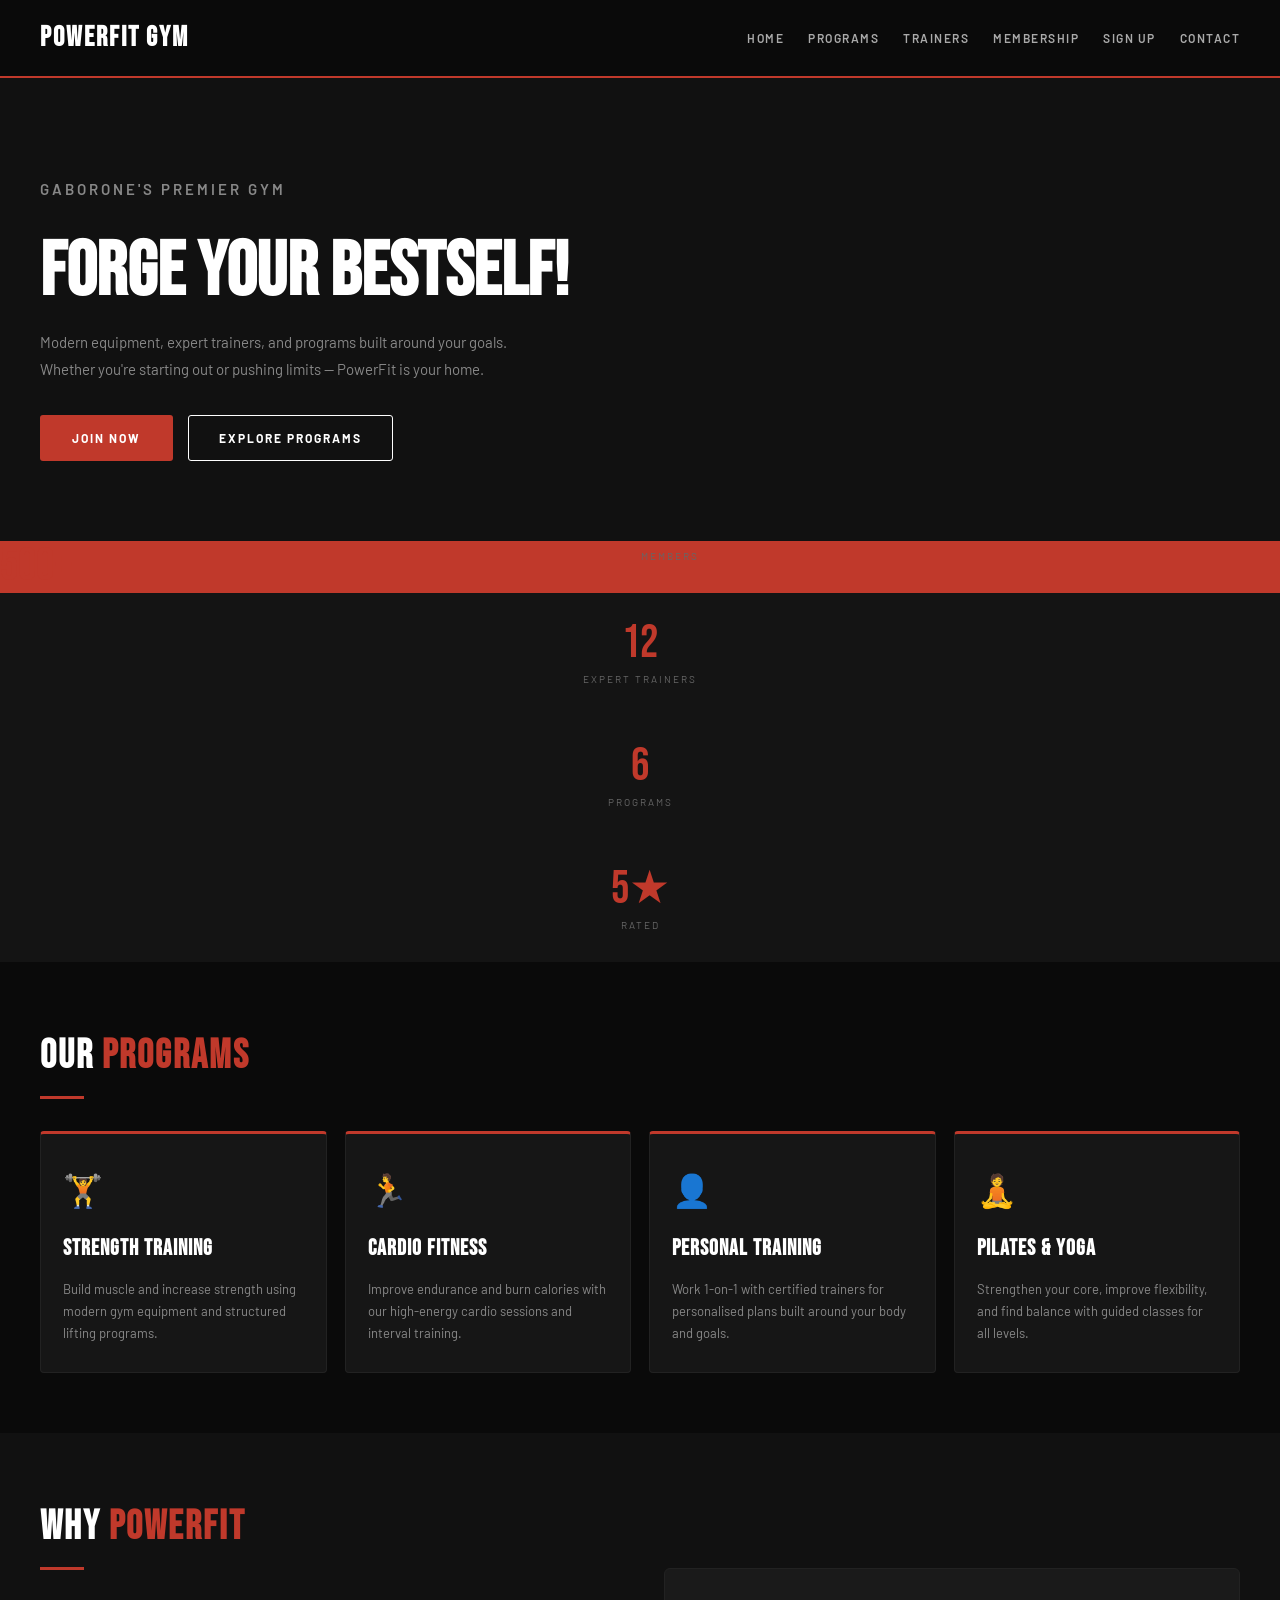
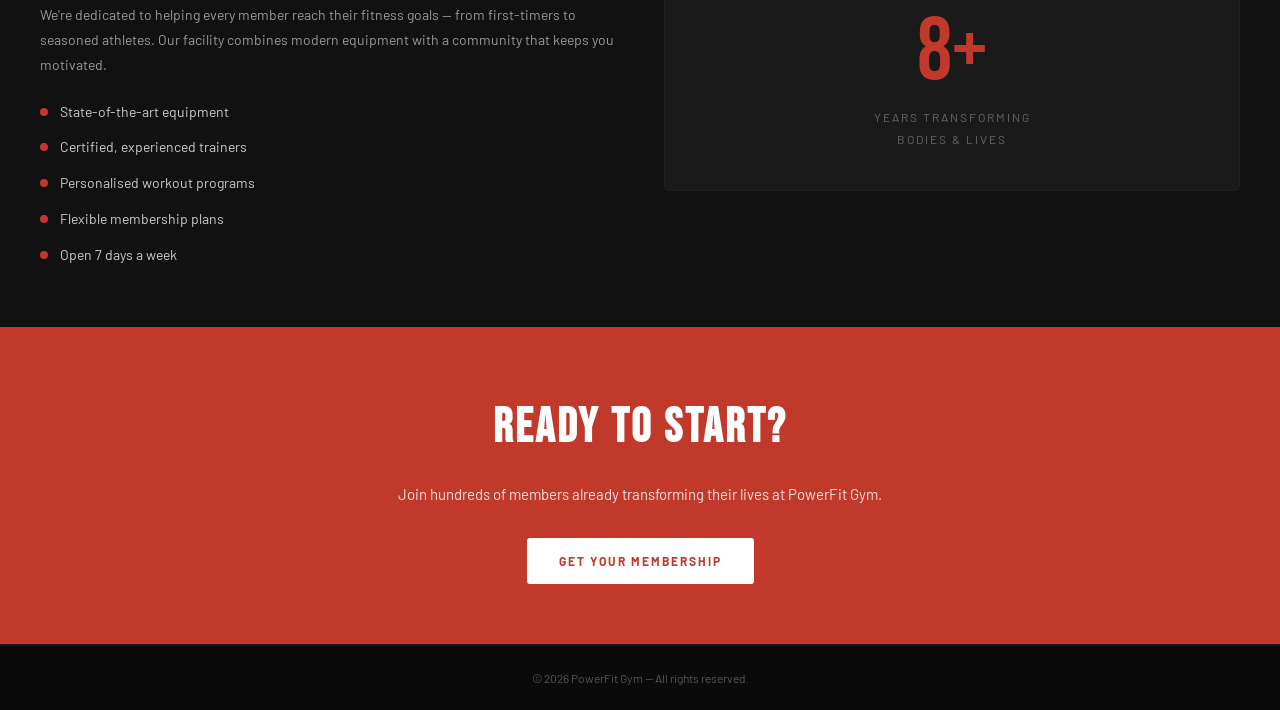
<file: index.html>
<!DOCTYPE html>
<html lang="en">
<head>
    <meta charset="UTF-8">
    <meta name="viewport" content="width=device-width, initial-scale=1.0">
    <title>PowerFit Gym</title>
    <link rel="stylesheet" href="style.css">
</head>
<body>
    <header>
        <nav class="navbar">
            <h1 class="logo">PowerFit Gym</h1>
            <ul class="nav-links">
                <li><a href="index.html">Home</a></li>
                <li><a href="programs.html">Programs</a></li>
                <li><a href="trainers.html">Trainers</a></li>
                <li><a href="membership.html">Membership</a></li>
                <li><a href="signup.html">Sign Up</a></li>
                <li><a href="contact.html">Contact</a></li>
                </ul>
        </nav>
    </header>
    <section class="hero">
        <p class="hero-tag">Gaborone's Premier Gym</p>
            <h1> FORGE YOUR BESTSELF!</h1>
            <p>Modern equipment, expert trainers, and programs built around your goals.
               Whether you're starting out or pushing limits — PowerFit is your home.</p>
            <a href="membership.html" class="btn-red">Join Now</a>
            <a href="programs.html" class="btn-ghost">Explore Programs</a>
        </section>

        <div class="stats-bar"
        <div class="stat">
            <div class="stat-number">500+</div>
            <div class="stat-label">Members</div>
         </div>
        <div class="stat">
        <div class="stat-number">12</div>
        <div class="stat-label">Expert Trainers</div>
    </div>
        <div class="stat">
        <div class="stat-number">6</div>
        <div class="stat-label">Programs</div>
    </div>
    <div class="stat">
      <div class="stat-number">5★</div>
      <div class="stat-label">Rated</div>
    </div>
  </div>
            
  <section class="section">
    <h2 class="section-title">OUR <span>PROGRAMS</span></h2>
    <div class="divider"></div>
 
    <div class="programs-grid">
 
      <div class="program-card">
        <div class="program-icon">🏋️</div>
        <h3>Strength Training</h3>
        <p>Build muscle and increase strength using modern gym equipment and structured lifting programs.</p>
      </div>
 
      <div class="program-card">
        <div class="program-icon">🏃</div>
        <h3>Cardio Fitness</h3>
        <p>Improve endurance and burn calories with our high-energy cardio sessions and interval training.</p>
      </div>
 
      <div class="program-card">
        <div class="program-icon">👤</div>
        <h3>Personal Training</h3>
        <p>Work 1-on-1 with certified trainers for personalised plans built around your body and goals.</p>
      </div>
 
      <div class="program-card">
        <div class="program-icon">🧘</div>
        <h3>Pilates & Yoga</h3>
        <p>Strengthen your core, improve flexibility, and find balance with guided classes for all levels.</p>
      </div>
    </div>
    </section>

    <section class="about-section">
    <div class="about-text">
      <h2>WHY <span>POWERFIT</span></h2>
      <div class="divider"></div>
      <p>
        We're dedicated to helping every member reach their fitness goals — from
        first-timers to seasoned athletes. Our facility combines modern equipment
        with a community that keeps you motivated.
      </p>
      <ul class="feature-list">
        <li>State-of-the-art equipment</li>
        <li>Certified, experienced trainers</li>
        <li>Personalised workout programs</li>
        <li>Flexible membership plans</li>
        <li>Open 7 days a week</li>
      </ul>
    </div>
    <div class="about-visual">
      <div class="big-number">8+</div>
      <p>Years transforming<br>bodies &amp; lives</p>
    </div>
  </section>
 <!-- ── CTA Banner ─────────────────────────── -->
  <section class="cta-banner">
    <h2>READY TO START?</h2>
    <p>Join hundreds of members already transforming their lives at PowerFit Gym.</p>
    <a href="membership.html" class="btn-white">Get Your Membership</a>
  </section>
 
  <!-- ── Footer ────────────────────────────── -->
  <footer>
    <p>© 2026 PowerFit Gym — All rights reserved.</p>
  </footer>
 
</body>
</html>
</file>
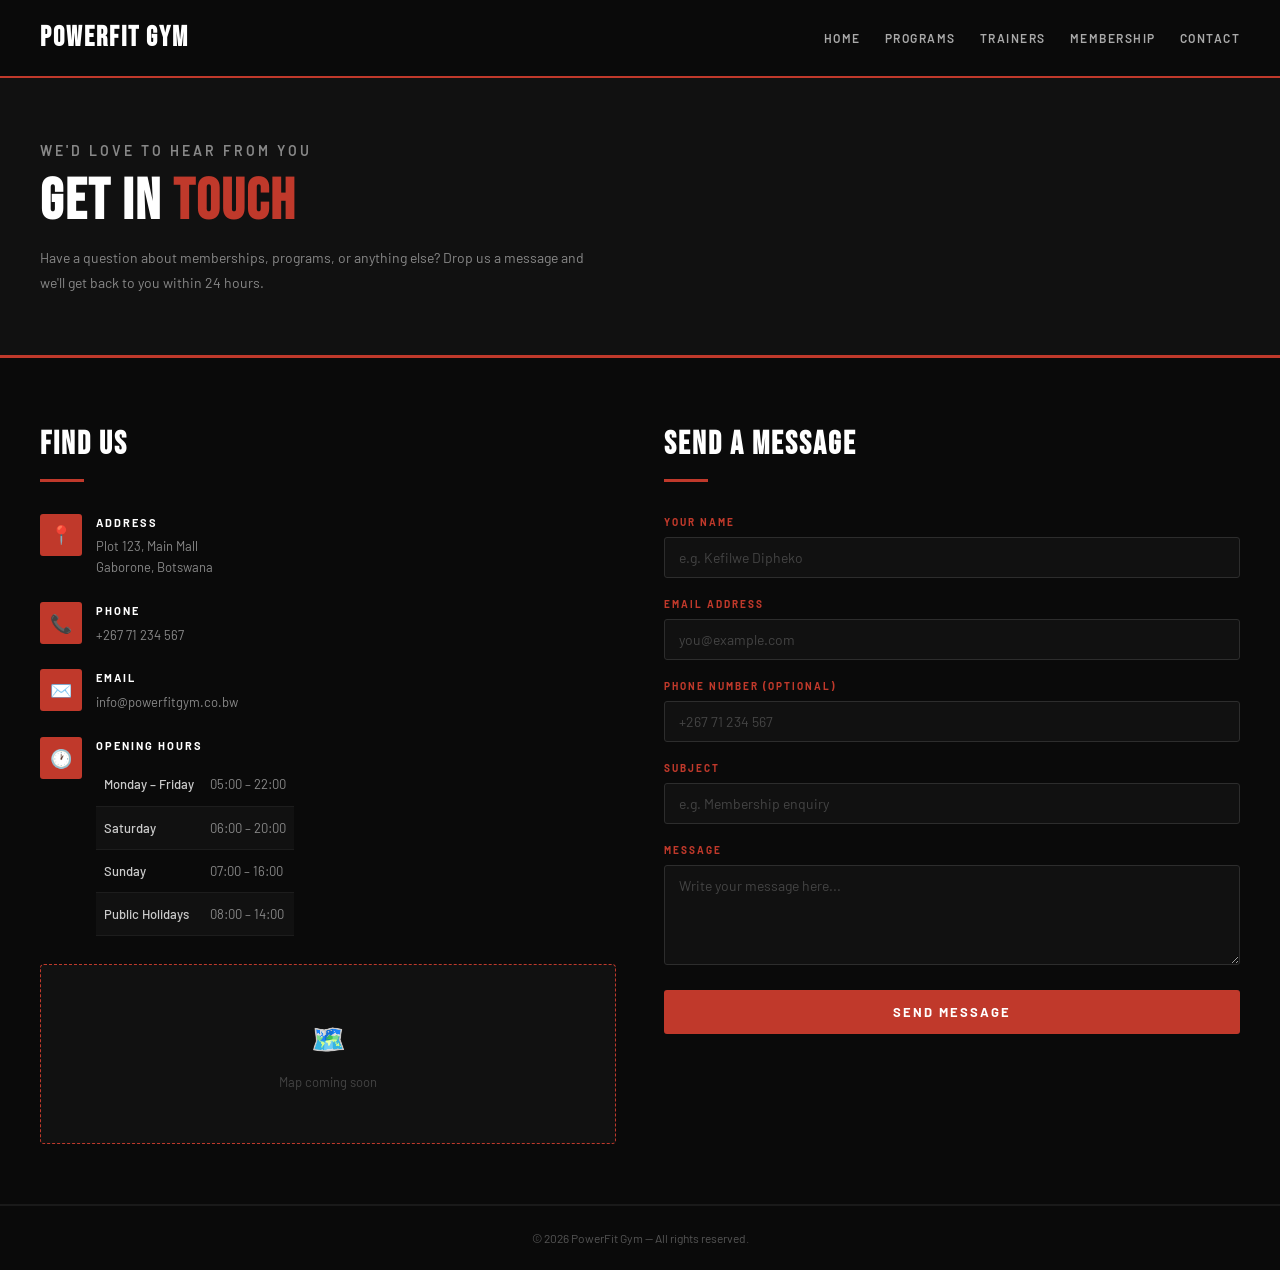
<file: contact.html>
<!DOCTYPE html>
<html lang="en">
<head>
    <meta charset="UTF-8">
    <meta name="viewport" content="width=device-width, initial-scale=1.0">
    <title>Contact Us</title>
    <link rel="stylesheet" href="style.css">
</head>
<body>
    <header>
        <nav class="navbar">
            <h1 class="logo">PowerFit Gym</h1>
            <ul class="nav-links">
                <li><a href="index.html">Home</a></li>
                <li><a href="programs.html">Programs</a></li>
                <li><a href="trainers.html">Trainers</a></li>
                <li><a href="membership.html">Membership</a></li>   
                <li><a href="contact.html">Contact</a></li>
            </ul>
         </nav>
    </header>
     <!-- ── Page Header ──────────────────────── -->
  <div class="page-header">
    <p class="page-tag">We'd Love To Hear From You</p>
    <h1>GET IN <span>TOUCH</span></h1>
    <p>
      Have a question about memberships, programs, or anything else?
      Drop us a message and we'll get back to you within 24 hours.
    </p>
  </div>
 
  <!-- ── Contact Section ───────────────────── -->
  <section class="section">
    <div class="contact-wrapper">
 
      <!-- ── Left Column: Info ─────────────── -->
      <div class="contact-info">
        <h2>FIND <span style="color: var(--red);">US</span></h2>
        <div class="divider"></div>
 
        <!-- Address -->
        <div class="info-item">
          <div class="info-icon">📍</div>
          <div class="info-text">
            <h4>Address</h4>
            <p>Plot 123, Main Mall<br>Gaborone, Botswana</p>
          </div>
        </div>
 
        <!-- Phone -->
        <div class="info-item">
          <div class="info-icon">📞</div>
          <div class="info-text">
            <h4>Phone</h4>
            <p>+267 71 234 567</p>
          </div>
        </div>
 
        <!-- Email -->
        <div class="info-item">
          <div class="info-icon">✉️</div>
          <div class="info-text">
            <h4>Email</h4>
            <p>info@powerfitgym.co.bw</p>
          </div>
        </div>
 
        <!-- Opening Hours -->
        <div class="info-item">
          <div class="info-icon">🕐</div>
          <div class="info-text">
            <h4>Opening Hours</h4>
            <table class="hours-table">
              <tr>
                <td>Monday – Friday</td>
                <td>05:00 – 22:00</td>
              </tr>
              <tr>
                <td>Saturday</td>
                <td>06:00 – 20:00</td>
              </tr>
              <tr>
                <td>Sunday</td>
                <td>07:00 – 16:00</td>
              </tr>
              <tr>
                <td>Public Holidays</td>
                <td>08:00 – 14:00</td>
              </tr>
            </table>
          </div>
        </div>
 
        <!-- Map placeholder — swap in a Google Maps iframe later -->
        <div class="map-placeholder">
          <span>🗺️</span>
          <p>Map coming soon</p>
        </div>
 
      </div><!-- end .contact-info -->
 
      <!-- ── Right Column: Form ────────────── -->
      <div class="contact-form">
        <h2>SEND A <span style="color: var(--red);">MESSAGE</span></h2>
        <div class="divider"></div>
 
        <div class="form-group">
          <label for="contact-name">Your Name</label>
          <input type="text" id="contact-name" name="name" placeholder="e.g. Kefilwe Dipheko" required />
        </div>
 
        <div class="form-group">
          <label for="contact-email">Email Address</label>
          <input type="email" id="contact-email" name="email" placeholder="you@example.com" required />
        </div>
 
        <div class="form-group">
          <label for="contact-phone">Phone Number (optional)</label>
          <input type="tel" id="contact-phone" name="phone" placeholder="+267 71 234 567" />
        </div>
 
        <div class="form-group">
          <label for="contact-subject">Subject</label>
          <input type="text" id="contact-subject" name="subject" placeholder="e.g. Membership enquiry" required />
        </div>
 
        <div class="form-group">
          <label for="contact-message">Message</label>
          <textarea id="contact-message" name="message" placeholder="Write your message here..." required></textarea>
        </div>
 
        <button type="submit" class="btn-submit">Send Message</button>
 
      </div><!-- end .contact-form -->
 
    </div><!-- end .contact-wrapper -->
  </section>
 
  <!-- ── Footer ────────────────────────────── -->
  <footer>
    <p>© 2026 PowerFit Gym — All rights reserved.</p>
  </footer>
 
</body>
</html>
</file>
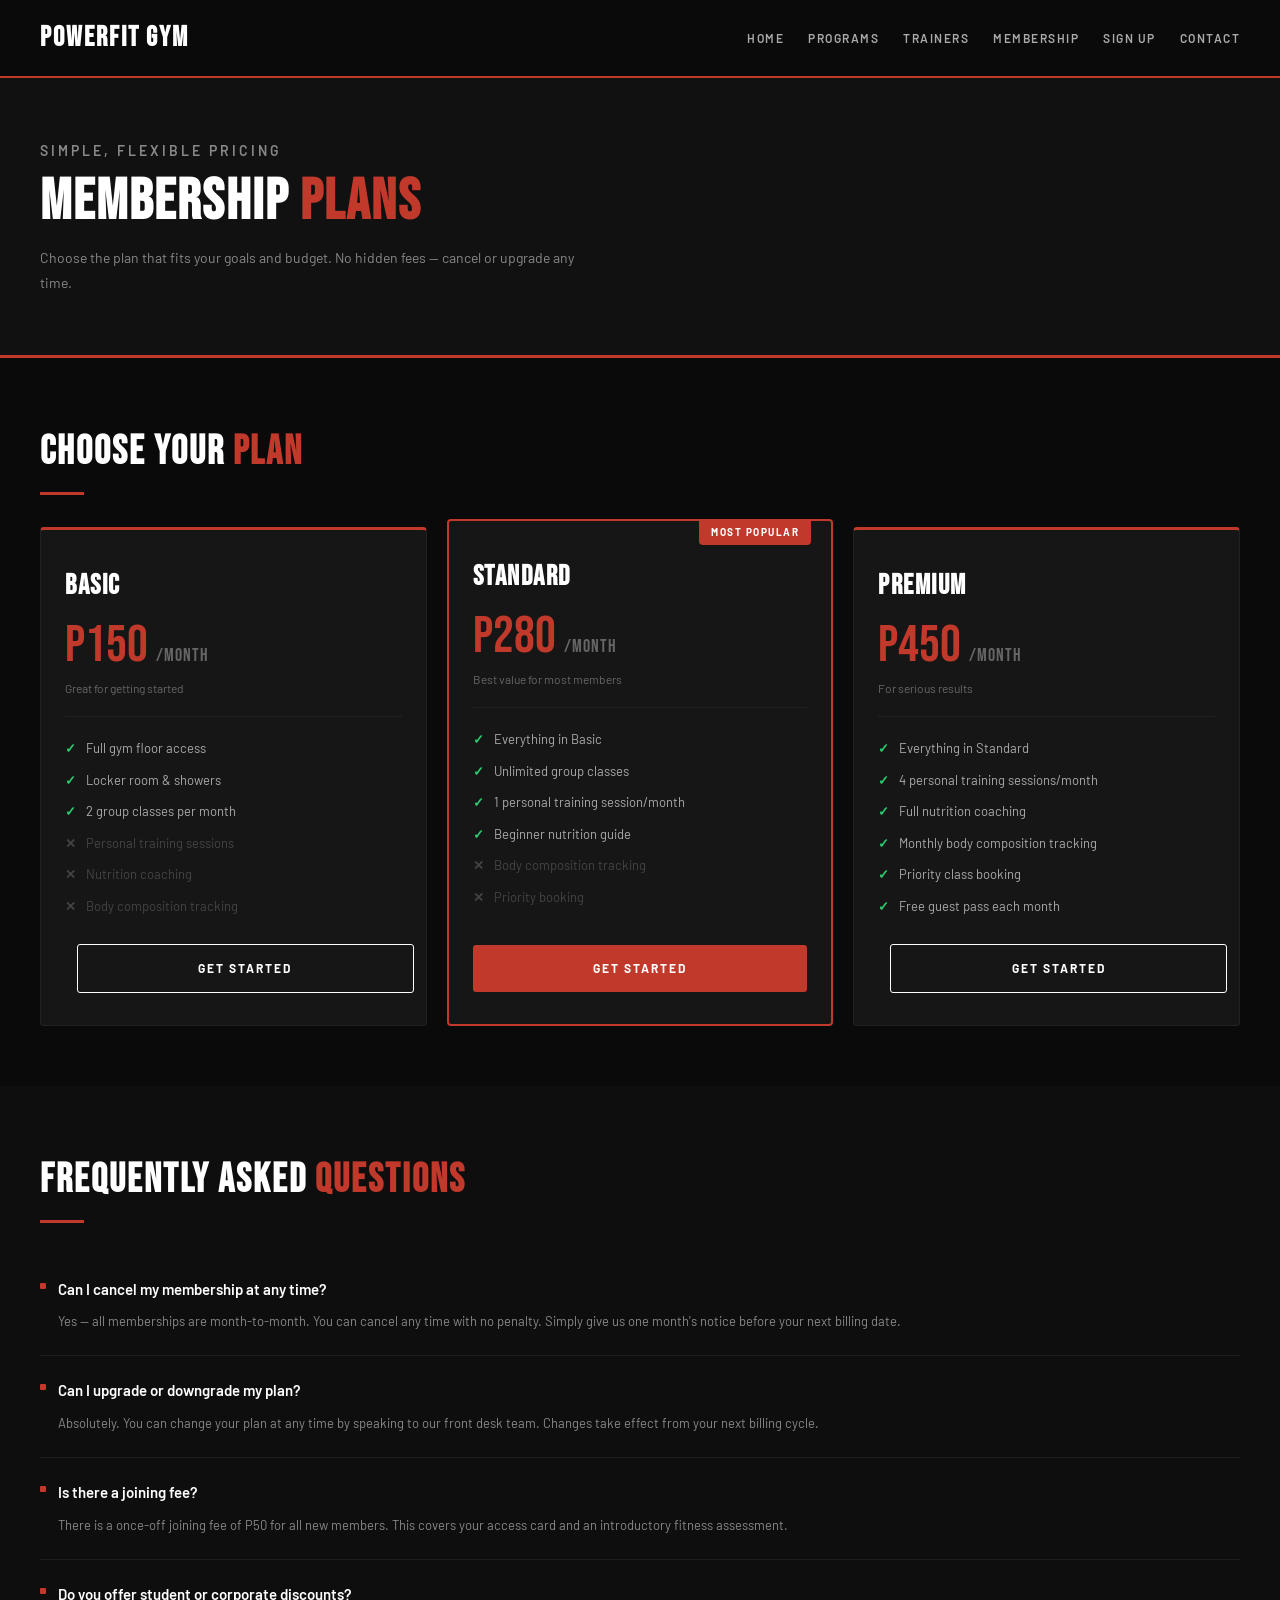
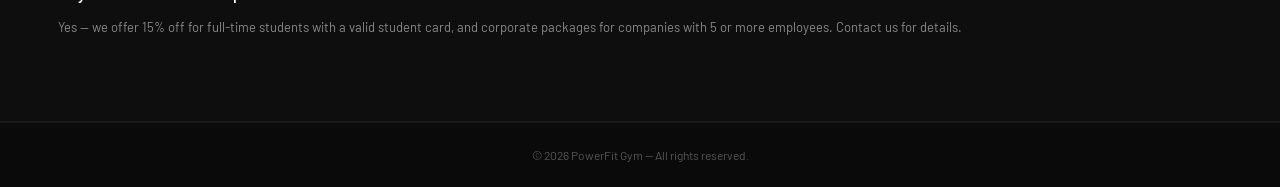
<file: membership.html>
<!DOCTYPE html>
<html lang="en">
<head>
    <meta charset="UTF-8">
    <meta name="viewport" content="width=device-width, initial-scale=1.0">
    <title>Membership</title>
    <link rel="stylesheet" href="style.css">
</head>
<body>  
    <header>
        <nav class="navbar">
            <h1 class="logo">PowerFit Gym</h1>
            <ul class="nav-links">
                <li><a href="index.html">Home</a></li>
                <li><a href="programs.html">Programs</a></li>
                <li><a href="trainers.html">Trainers</a></li>
                <li><a href="membership.html">Membership</a></li>
                <li><a href="signup.html">Sign Up</a></li>
                <li><a href="contact.html">Contact</a></li>
                </ul>
        </nav>
    </header>
     <!-- ── Page Header ──────────────────────── -->
  <div class="page-header">
    <p class="page-tag">Simple, Flexible Pricing</p>
    <h1>MEMBERSHIP <span>PLANS</span></h1>
    <p>
      Choose the plan that fits your goals and budget. No hidden fees —
      cancel or upgrade any time.
    </p>
  </div>
 
  <!-- ── Plans ─────────────────────────────── -->
  <section class="section">
    <h2 class="section-title">CHOOSE YOUR <span>PLAN</span></h2>
    <div class="divider"></div>
 
    <div class="plans-grid">
 
      <!-- Basic Plan -->
      <div class="plan-card">
        <h3>Basic</h3>
        <div class="plan-price">P150 <span>/month</span></div>
        <p class="plan-tagline">Great for getting started</p>
        <ul class="plan-features">
          <li>Full gym floor access</li>
          <li>Locker room &amp; showers</li>
          <li>2 group classes per month</li>
          <li class="excluded">Personal training sessions</li>
          <li class="excluded">Nutrition coaching</li>
          <li class="excluded">Body composition tracking</li>
        </ul>
        <a href="signup.html" class="btn-ghost">Get Started</a>
      </div>
 
      <!-- Standard Plan (Most Popular) -->
      <div class="plan-card popular">
        <span class="badge">Most Popular</span>
        <h3>Standard</h3>
        <div class="plan-price">P280 <span>/month</span></div>
        <p class="plan-tagline">Best value for most members</p>
        <ul class="plan-features">
          <li>Everything in Basic</li>
          <li>Unlimited group classes</li>
          <li>1 personal training session/month</li>
          <li>Beginner nutrition guide</li>
          <li class="excluded">Body composition tracking</li>
          <li class="excluded">Priority booking</li>
        </ul>
        <a href="signup.html" class="btn-red">Get Started</a>
      </div>
 
      <!-- Premium Plan -->
      <div class="plan-card">
        <h3>Premium</h3>
        <div class="plan-price">P450 <span>/month</span></div>
        <p class="plan-tagline">For serious results</p>
        <ul class="plan-features">
          <li>Everything in Standard</li>
          <li>4 personal training sessions/month</li>
          <li>Full nutrition coaching</li>
          <li>Monthly body composition tracking</li>
          <li>Priority class booking</li>
          <li>Free guest pass each month</li>
        </ul>
        <a href="signup.html" class="btn-ghost">Get Started</a>
      </div>
 
    </div>
  </section>
 
  <!-- ── FAQ Section ───────────────────────── -->
  <section class="faq-section">
    <h2 class="section-title">FREQUENTLY ASKED <span>QUESTIONS</span></h2>
    <div class="divider"></div>
 
    <div class="faq-item">
      <h4>Can I cancel my membership at any time?</h4>
      <p>
        Yes — all memberships are month-to-month. You can cancel any time with
        no penalty. Simply give us one month's notice before your next billing date.
      </p>
    </div>
 
    <div class="faq-item">
      <h4>Can I upgrade or downgrade my plan?</h4>
      <p>
        Absolutely. You can change your plan at any time by speaking to our front
        desk team. Changes take effect from your next billing cycle.
      </p>
    </div>
 
    <div class="faq-item">
      <h4>Is there a joining fee?</h4>
      <p>
        There is a once-off joining fee of P50 for all new members. This covers
        your access card and an introductory fitness assessment.
      </p>
    </div>
 
    <div class="faq-item">
      <h4>Do you offer student or corporate discounts?</h4>
      <p>
        Yes — we offer 15% off for full-time students with a valid student card,
        and corporate packages for companies with 5 or more employees. Contact us
        for details.
      </p>
    </div>
 
  </section>
 
  <!-- ── Footer ────────────────────────────── -->
  <footer>
    <p>© 2026 PowerFit Gym — All rights reserved.</p>
  </footer>
 
</body>
</html>
</file>
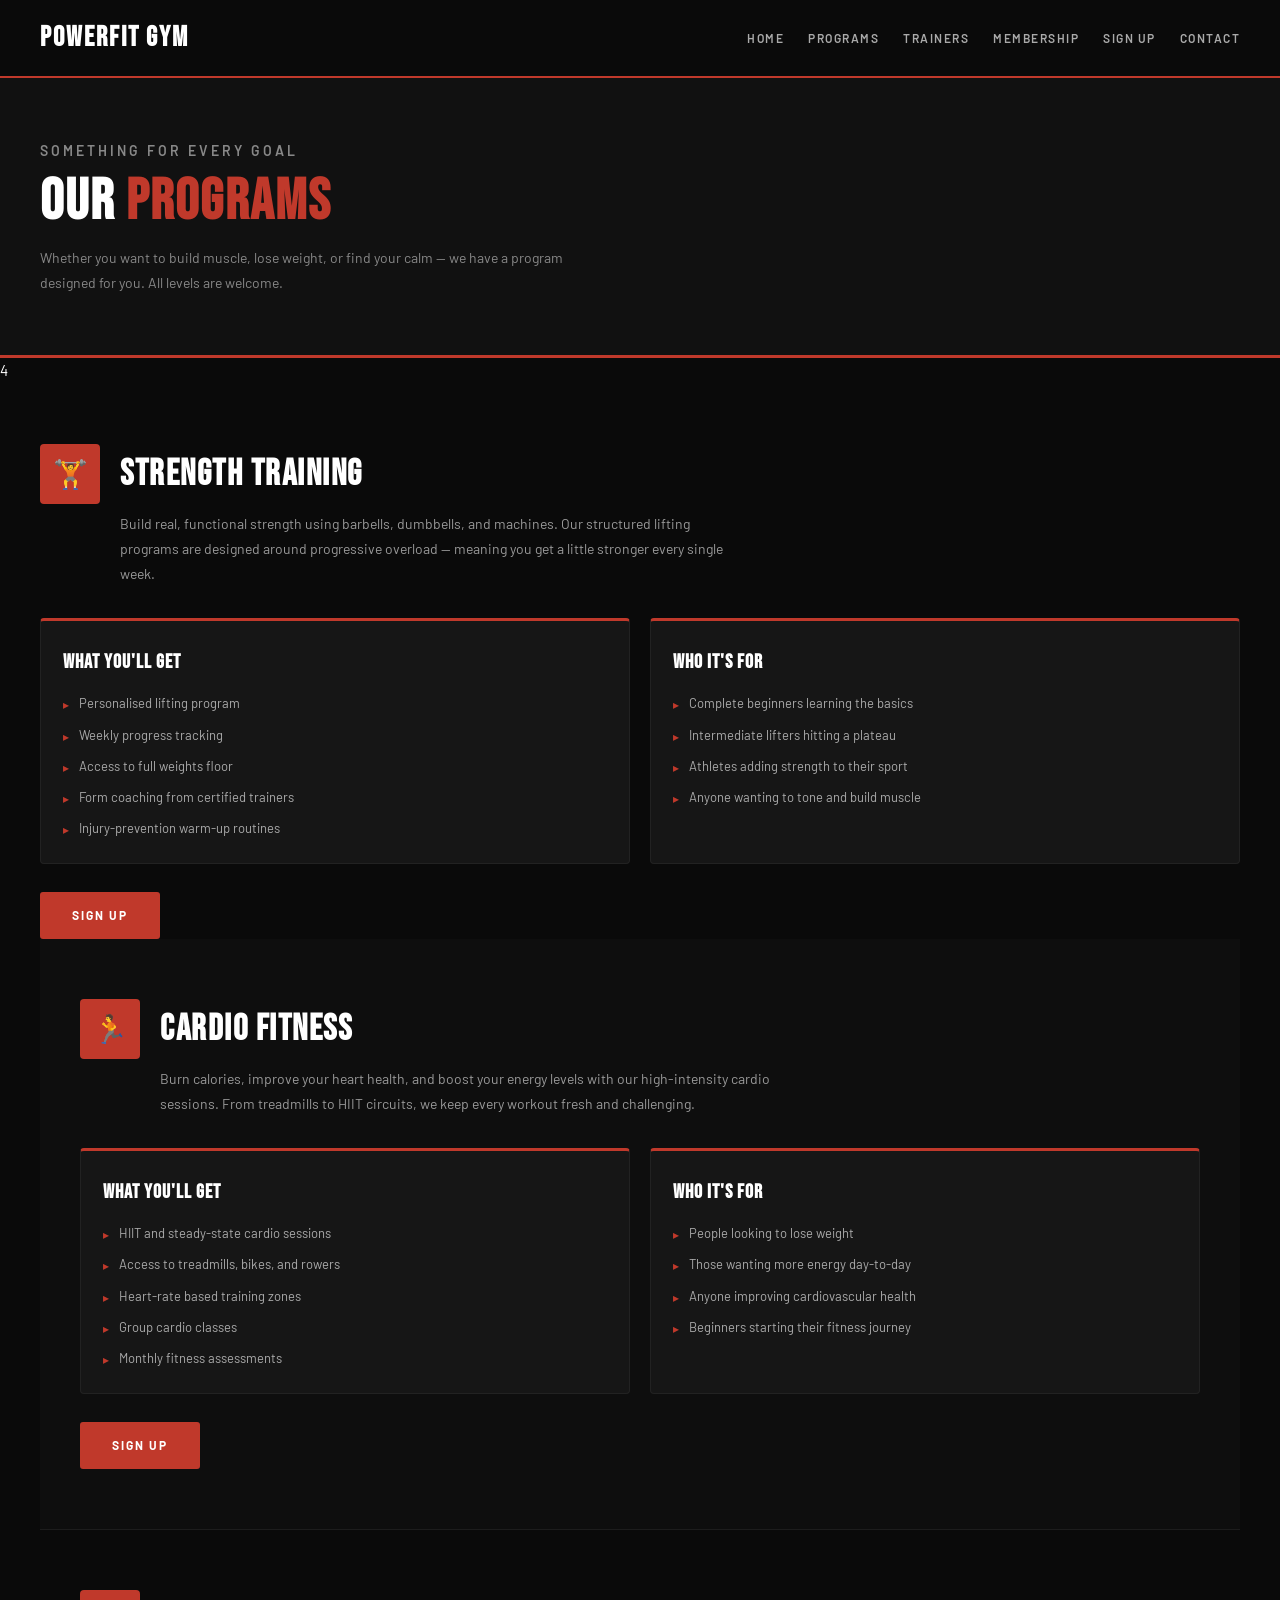
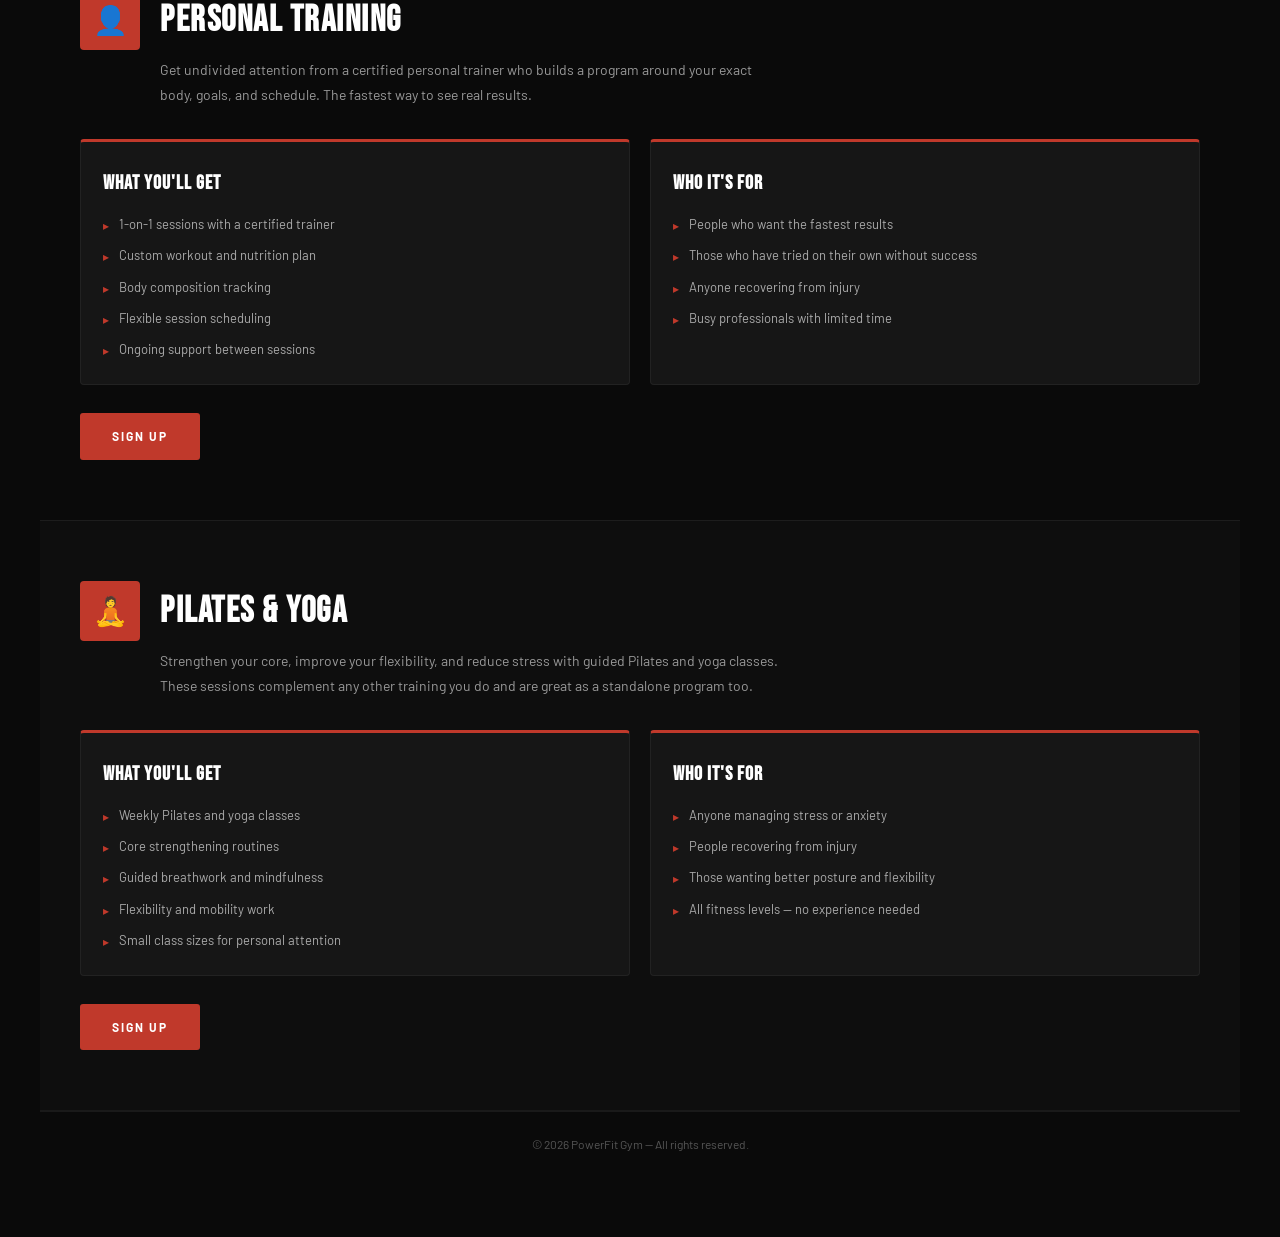
<file: programs.html>
<!DOCTYPE html>
<html lang="en">
<head>
    <meta charset="UTF-8">
    <meta name="viewport" content="width=device-width, initial-scale=1.0">
    <title>Programs - PowerFit Gym</title>
    <link rel="stylesheet" href="style.css">
</head>
<body>
    <header>
        <nav class="navbar">
            <h1 class="logo">PowerFit Gym</h1>
            <ul class="nav-links">
                <li><a href="index.html">Home</a></li>
                <li><a href="programs.html">Programs</a></li>
                <li><a href="trainers.html">Trainers</a></li>
                <li><a href="membership.html">Membership</a></li>
                <li><a href="signup.html">Sign Up</a></li>
                <li><a href="contact.html">Contact</a></li>
            </ul>
         </nav>
    </header>
     <div class="page-header">
    <p class="page-tag">Something For Every Goal</p>
    <h1>OUR <span>PROGRAMS</span></h1>
    <p>
      Whether you want to build muscle, lose weight, or find your calm —
      we have a program designed for you. All levels are welcome.
    </p>
  </div>4
  <section class="program-section">
 
    <div class="program-hero">
      <div class="program-icon-box">🏋️</div>
      <div class="program-hero-text">
        <h2>Strength Training</h2>
        <p>
          Build real, functional strength using barbells, dumbbells, and machines.
          Our structured lifting programs are designed around progressive overload —
          meaning you get a little stronger every single week.
        </p>
      </div>
    </div>
     <div class="program-details">
      <div class="detail-box">
        <h3>What You'll Get</h3>
        <ul>
          <li>Personalised lifting program</li>
          <li>Weekly progress tracking</li>
          <li>Access to full weights floor</li>
          <li>Form coaching from certified trainers</li>
          <li>Injury-prevention warm-up routines</li>
        </ul>
      </div>
 
      <div class="detail-box">
        <h3>Who It's For</h3>
        <ul>
          <li>Complete beginners learning the basics</li>
          <li>Intermediate lifters hitting a plateau</li>
          <li>Athletes adding strength to their sport</li>
          <li>Anyone wanting to tone and build muscle</li>
        </ul>
      </div>
    </div>
    <div class="program-cta">
      <a href="signup.html" class="btn-red">Sign Up</a>
    </div>
    <section class="program-section">
 
    <div class="program-hero">
      <div class="program-icon-box">🏃</div>
      <div class="program-hero-text">
        <h2>Cardio Fitness</h2>
        <p>
          Burn calories, improve your heart health, and boost your energy levels
          with our high-intensity cardio sessions. From treadmills to HIIT circuits,
          we keep every workout fresh and challenging.
        </p>
      </div>
    </div>
 
    <div class="program-details">
      <div class="detail-box">
        <h3>What You'll Get</h3>
        <ul>
          <li>HIIT and steady-state cardio sessions</li>
          <li>Access to treadmills, bikes, and rowers</li>
          <li>Heart-rate based training zones</li>
          <li>Group cardio classes</li>
          <li>Monthly fitness assessments</li>
        </ul>
      </div>
       <div class="detail-box">
        <h3>Who It's For</h3>
        <ul>
          <li>People looking to lose weight</li>
          <li>Those wanting more energy day-to-day</li>
          <li>Anyone improving cardiovascular health</li>
          <li>Beginners starting their fitness journey</li>
        </ul>
      </div>
    </div>
 
    <div class="program-cta">
      <a href="signup.html" class="btn-red">Sign Up</a>
    </div>
 
  </section>
 <section class="program-section">
 
    <div class="program-hero">
      <div class="program-icon-box">👤</div>
      <div class="program-hero-text">
        <h2>Personal Training</h2>
        <p>
          Get undivided attention from a certified personal trainer who builds a
          program around your exact body, goals, and schedule. The fastest way
          to see real results.
        </p>
      </div>
    </div>
 
    <div class="program-details">
      <div class="detail-box">
        <h3>What You'll Get</h3>
        <ul>
          <li>1-on-1 sessions with a certified trainer</li>
          <li>Custom workout and nutrition plan</li>
          <li>Body composition tracking</li>
          <li>Flexible session scheduling</li>
          <li>Ongoing support between sessions</li>
        </ul>
      </div>
 
      <div class="detail-box">
        <h3>Who It's For</h3>
        <ul>
          <li>People who want the fastest results</li>
          <li>Those who have tried on their own without success</li>
          <li>Anyone recovering from injury</li>
          <li>Busy professionals with limited time</li>
        </ul>
      </div>
    </div>
 
    <div class="program-cta">
      <a href="signup.html" class="btn-red">Sign Up</a>
    </div>
 
  </section> 
  <section class="program-section">
 
    <div class="program-hero">
      <div class="program-icon-box">🧘</div>
      <div class="program-hero-text">
        <h2>Pilates &amp; Yoga</h2>
        <p>
          Strengthen your core, improve your flexibility, and reduce stress with
          guided Pilates and yoga classes. These sessions complement any other
          training you do and are great as a standalone program too.
        </p>
      </div>
    </div>
 
    <div class="program-details">
      <div class="detail-box">
        <h3>What You'll Get</h3>
        <ul>
          <li>Weekly Pilates and yoga classes</li>
          <li>Core strengthening routines</li>
          <li>Guided breathwork and mindfulness</li>
          <li>Flexibility and mobility work</li>
          <li>Small class sizes for personal attention</li>
        </ul>
      </div>
 
      <div class="detail-box">
        <h3>Who It's For</h3>
        <ul>
          <li>Anyone managing stress or anxiety</li>
          <li>People recovering from injury</li>
          <li>Those wanting better posture and flexibility</li>
          <li>All fitness levels — no experience needed</li>
        </ul>
      </div>
    </div>
 
    <div class="program-cta">
      <a href="signup.html" class="btn-red">Sign Up</a>
    </div>
 
  </section>
 
  <!-- ── Footer ────────────────────────────── -->
  <footer>
    <p>© 2026 PowerFit Gym — All rights reserved.</p>
  </footer>
 
</body>
</html>
</file>
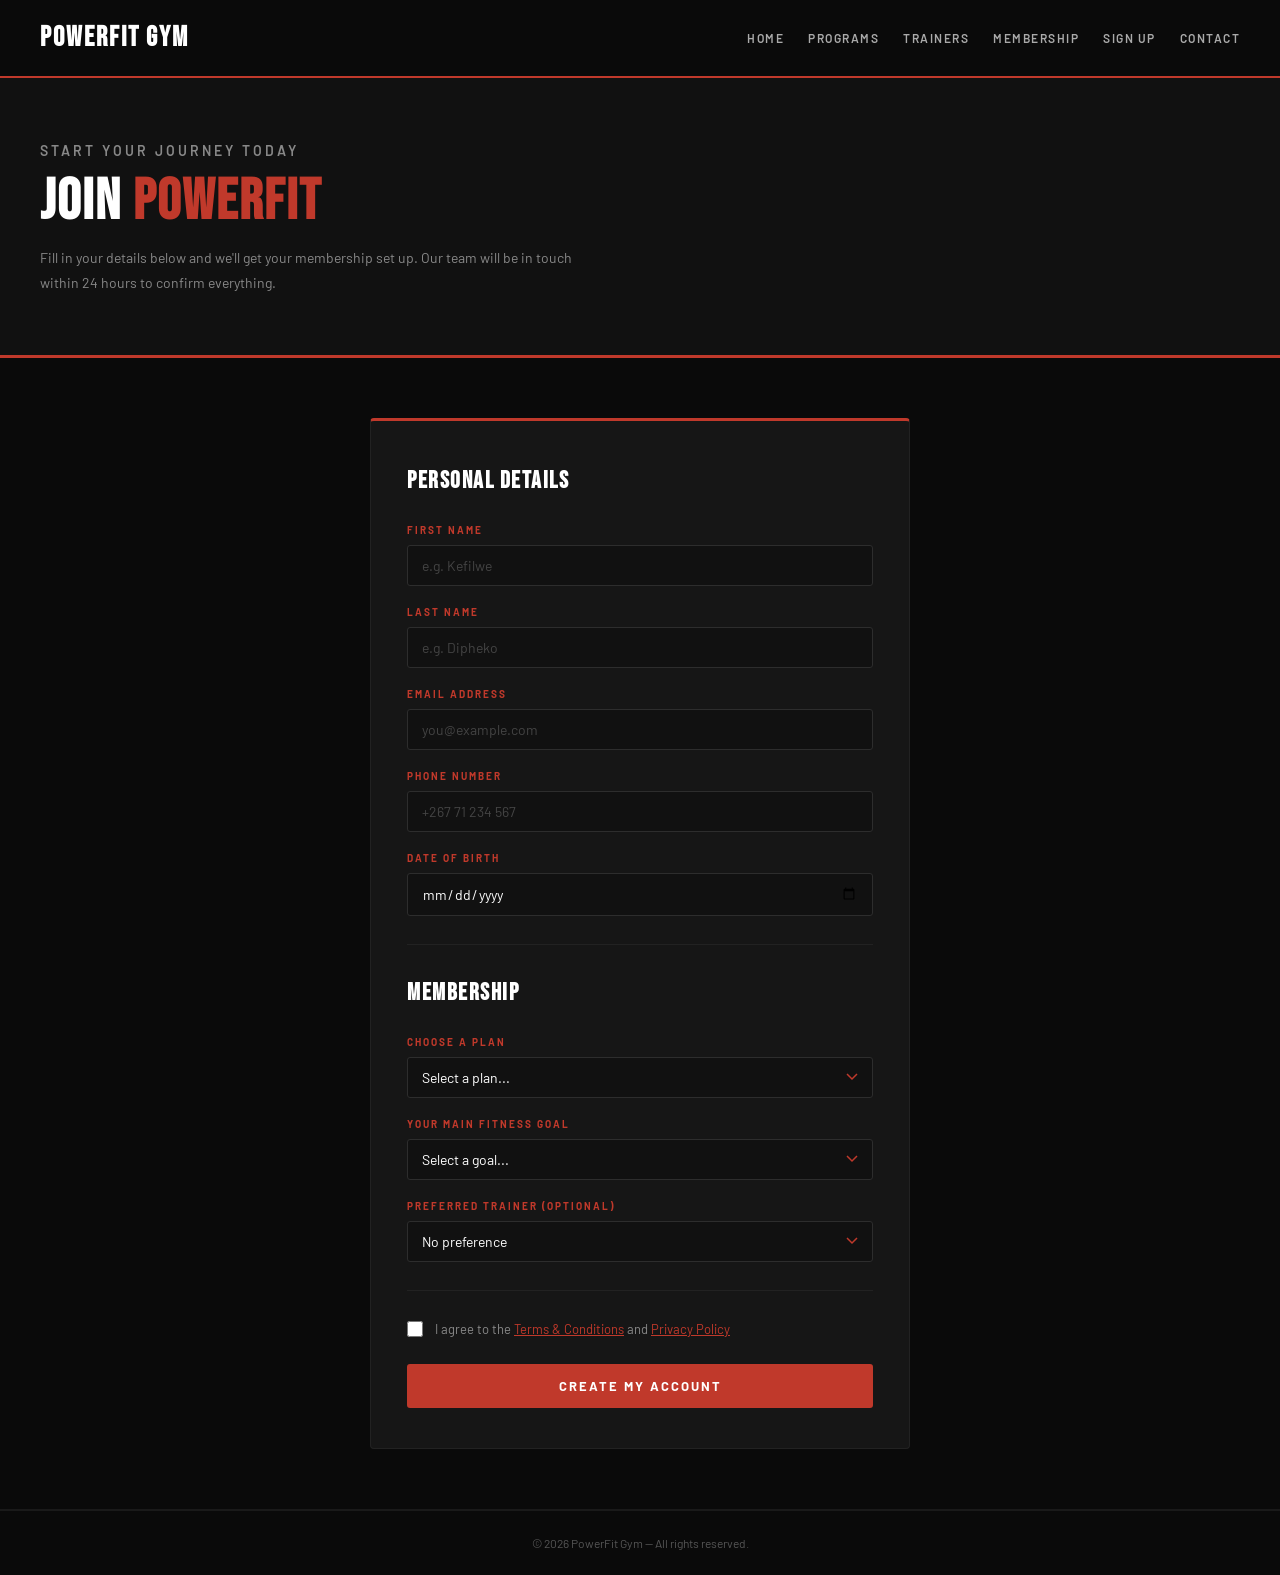
<file: signup.html>
<!DOCTYPE html>
<html lang="en">
<head>
    <meta charset="UTF-8">
    <meta name="viewport" content="width=device-width, initial-scale=1.0">
    <title>Sign Up - PowerFit Gym</title>
    <link rel="stylesheet" href="style.css">
</head>
<body>
  <header>
        <nav class="navbar">
            <h1 class="logo">PowerFit Gym</h1>
            <ul class="nav-links">
                <li><a href="index.html">Home</a></li>
                <li><a href="programs.html">Programs</a></li>
                <li><a href="trainers.html">Trainers</a></li>
                <li><a href="membership.html">Membership</a></li>
                <li><a href="signup.html">Sign Up</a></li>
                <li><a href="contact.html">Contact</a></li>
                </ul>
        </nav>
    </header>
   <!-- ── Page Header ──────────────────────── -->
  <div class="page-header">
    <p class="page-tag">Start Your Journey Today</p>
    <h1>JOIN <span>POWERFIT</span></h1>
    <p>
      Fill in your details below and we'll get your membership set up.
      Our team will be in touch within 24 hours to confirm everything.
    </p>
  </div>
 
  <!-- ── Sign Up Form ──────────────────────── -->
  <div class="signup-wrapper">
    <div class="form-card">
 
      <!-- Personal Details section -->
      <h2>Personal Details</h2>
 
      <div class="form-group">
        <label for="first-name">First Name</label>
        <input type="text" id="first-name" name="first-name" placeholder="e.g. Kefilwe" required />
      </div>
 
      <div class="form-group">
        <label for="last-name">Last Name</label>
        <input type="text" id="last-name" name="last-name" placeholder="e.g. Dipheko" required />
      </div>
 
      <div class="form-group">
        <label for="email">Email Address</label>
        <input type="email" id="email" name="email" placeholder="you@example.com" required />
      </div>
 
      <div class="form-group">
        <label for="phone">Phone Number</label>
        <input type="tel" id="phone" name="phone" placeholder="+267 71 234 567" />
      </div>
 
      <div class="form-group">
        <label for="dob">Date of Birth</label>
        <input type="date" id="dob" name="dob" required />
      </div>
 
      <!-- Divider between sections -->
      <hr class="form-divider" />
 
      <!-- Membership section -->
      <h2>Membership</h2>
 
      <div class="form-group">
        <label for="plan">Choose a Plan</label>
        <select id="plan" name="plan" required>
          <option value="" disabled selected>Select a plan...</option>
          <option value="basic">Basic — P150/month</option>
          <option value="standard">Standard — P280/month</option>
          <option value="premium">Premium — P450/month</option>
        </select>
      </div>
 
      <div class="form-group">
        <label for="goal">Your Main Fitness Goal</label>
        <select id="goal" name="goal">
          <option value="" disabled selected>Select a goal...</option>
          <option value="lose-weight">Lose weight</option>
          <option value="build-muscle">Build muscle</option>
          <option value="improve-fitness">Improve general fitness</option>
          <option value="stress-relief">Stress relief &amp; flexibility</option>
          <option value="sport">Train for sport / competition</option>
        </select>
      </div>
 
      <div class="form-group">
        <label for="trainer">Preferred Trainer (optional)</label>
        <select id="trainer" name="trainer">
          <option value="" selected>No preference</option>
          <option value="john">John Doe — Strength &amp; Conditioning</option>
          <option value="jane">Jane Smith — Cardio, Pilates &amp; Yoga</option>
          <option value="mike">Mike Johnson — Personal Training</option>
        </select>
      </div>
 
      <!-- Divider -->
      <hr class="form-divider" />
 
      <!-- Terms checkbox -->
      <div class="checkbox-group">
        <input type="checkbox" id="terms" name="terms" required />
        <label for="terms">
          I agree to the <a href="#">Terms &amp; Conditions</a> and
          <a href="#">Privacy Policy</a>
        </label>
      </div>
 
      <!-- Submit button -->
      <button type="submit" class="btn-submit">Create My Account</button>
 
    </div><!-- end .form-card -->
  </div><!-- end .signup-wrapper -->
 
  <!-- ── Footer ────────────────────────────── -->
  <footer>
    <p>© 2026 PowerFit Gym — All rights reserved.</p>
  </footer>
 
</body>
</html>
</file>
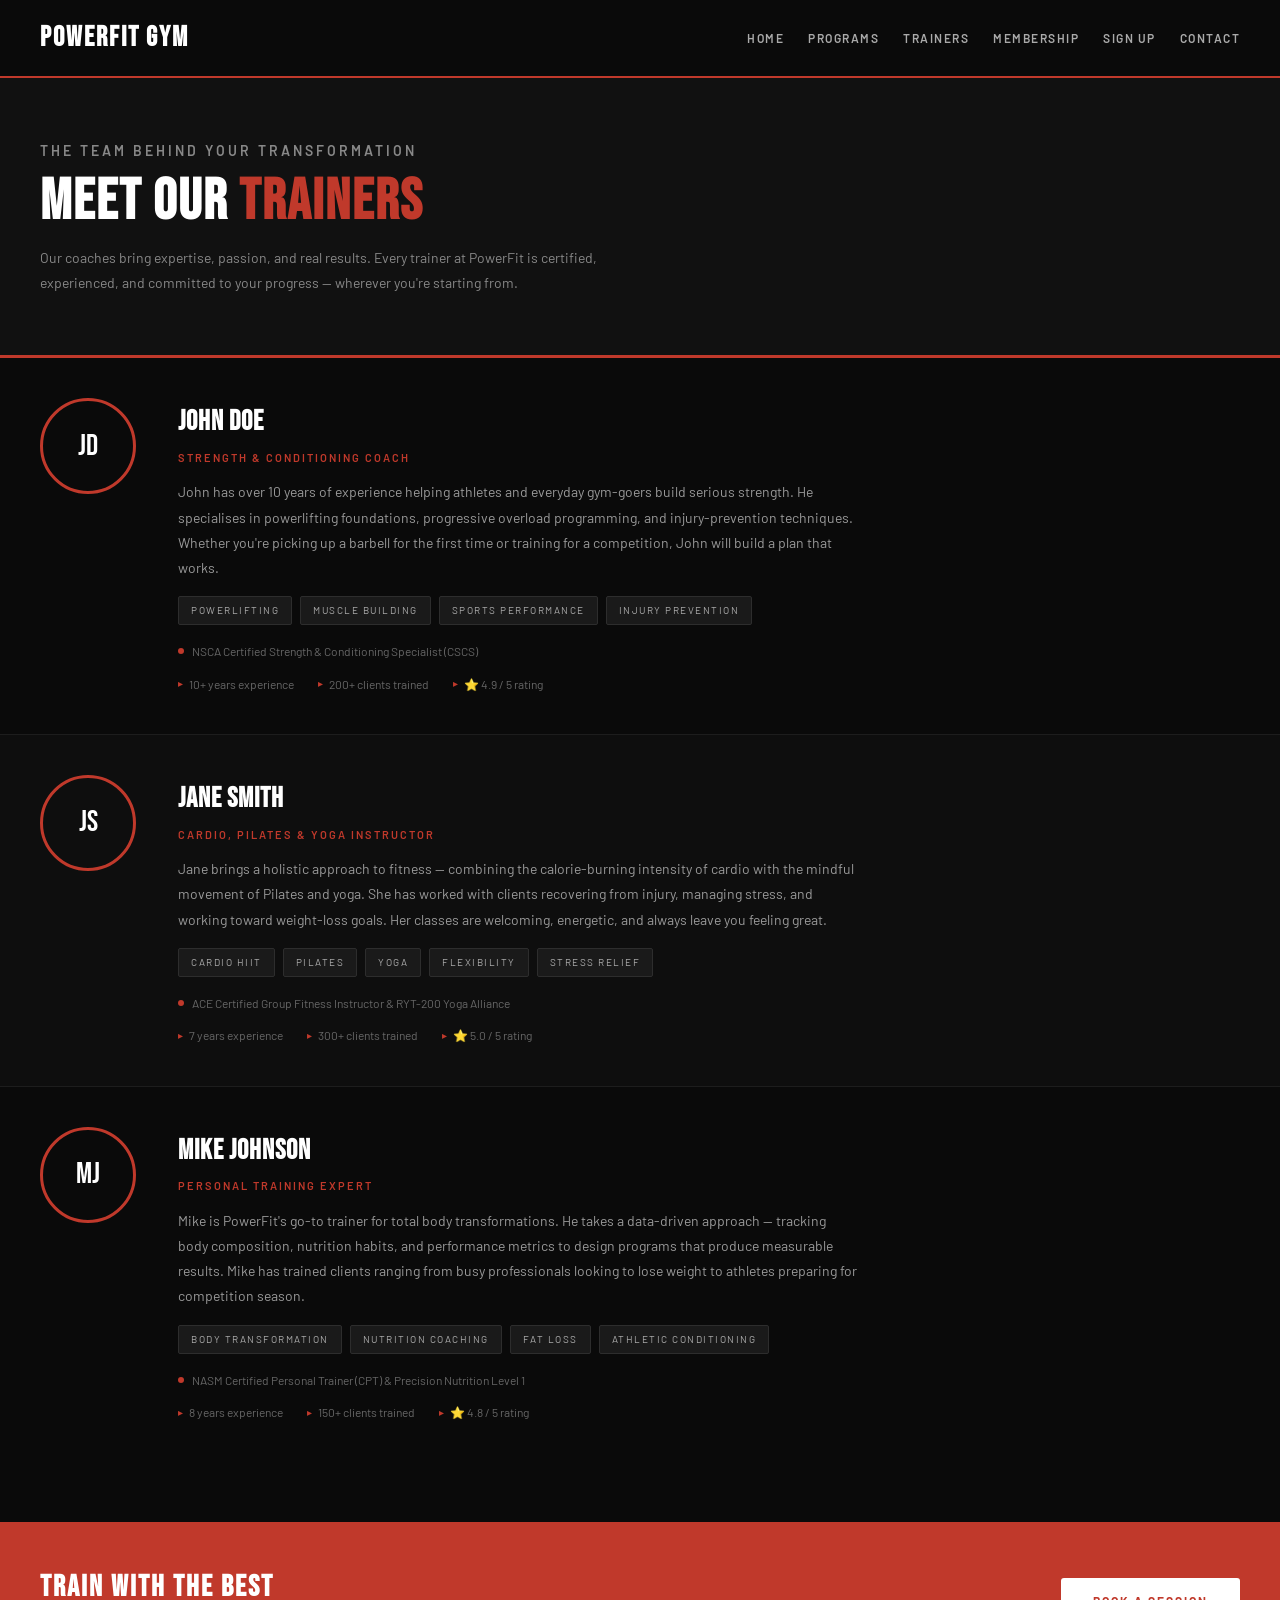
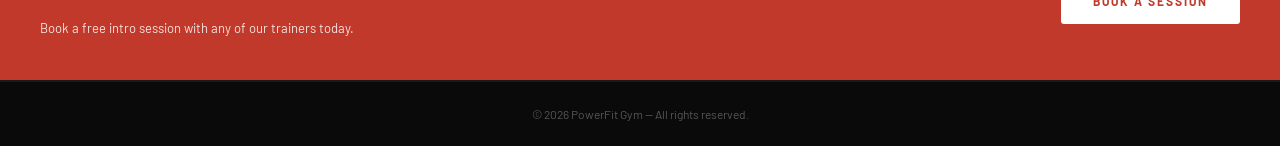
<file: trainers.html>
<!DOCTYPE html> 
<html lang="en">
<head>
    <meta charset="UTF-8">
    <meta name="viewport" content="width=device-width, initial-scale=1.0">
    <title>Trainers</title>
    <link rel="stylesheet" href="style.css">
</head>
<body>
    <header>
        <nav class="navbar">
            <h1 class="logo">PowerFit Gym</h1>
            <ul class="nav-links">
                <li><a href="index.html">Home</a></li>
                <li><a href="programs.html">Programs</a></li>
                <li><a href="trainers.html">Trainers</a></li>
                <li><a href="membership.html">Membership</a></li> 
                <li><a href="signup.html">Sign Up</a></li>          
                <li><a href="contact.html">Contact</a></li>
            </ul>
         </nav>
    </header>
    <!-- ── Page Header ───────────────────────── -->
  <div class="page-header">
    <p class="page-tag">The Team Behind Your Transformation</p>
    <h1>MEET OUR <span>TRAINERS</span></h1>
    <p>
      Our coaches bring expertise, passion, and real results. Every trainer at
      PowerFit is certified, experienced, and committed to your progress —
      wherever you're starting from.
    </p>
  </div>
  <!-- ── Trainer List ──────────────────────── -->
  <section class="section" style="padding-left: 0; padding-right: 0; padding-top: 0;">
    <div class="trainer-list">
 
      <!-- Trainer 1: John Doe -->
      <div class="trainer-card">
        <div class="avatar avatar-1">JD</div>
        <div class="trainer-info">
          <h2 class="trainer-name">John Doe</h2>
          <p class="trainer-role">Strength &amp; Conditioning Coach</p>
 
          <p class="trainer-bio">
            John has over 10 years of experience helping athletes and everyday gym-goers
            build serious strength. He specialises in powerlifting foundations, progressive
            overload programming, and injury-prevention techniques. Whether you're picking
            up a barbell for the first time or training for a competition, John will build
            a plan that works.
          </p>
 
          <div class="tags">
            <span class="tag">Powerlifting</span>
            <span class="tag">Muscle Building</span>
            <span class="tag">Sports Performance</span>
            <span class="tag">Injury Prevention</span>
          </div>
 
          <p class="certification">
            NSCA Certified Strength &amp; Conditioning Specialist (CSCS)
          </p>
 
          <div class="trainer-meta">
            <span class="meta-item">10+ years experience</span>
            <span class="meta-item">200+ clients trained</span>
            <span class="meta-item">⭐ 4.9 / 5 rating</span>
          </div>
        </div>
      </div>
 
      <!-- Trainer 2: Jane Smith -->
      <div class="trainer-card">
        <div class="avatar avatar-2">JS</div>
        <div class="trainer-info">
          <h2 class="trainer-name">Jane Smith</h2>
          <p class="trainer-role">Cardio, Pilates &amp; Yoga Instructor</p>
 
          <p class="trainer-bio">
            Jane brings a holistic approach to fitness — combining the calorie-burning
            intensity of cardio with the mindful movement of Pilates and yoga. She has
            worked with clients recovering from injury, managing stress, and working
            toward weight-loss goals. Her classes are welcoming, energetic, and always
            leave you feeling great.
          </p>
 
          <div class="tags">
            <span class="tag">Cardio HIIT</span>
            <span class="tag">Pilates</span>
            <span class="tag">Yoga</span>
            <span class="tag">Flexibility</span>
            <span class="tag">Stress Relief</span>
          </div>
 
          <p class="certification">
            ACE Certified Group Fitness Instructor &amp; RYT-200 Yoga Alliance
          </p>
 
          <div class="trainer-meta">
            <span class="meta-item">7 years experience</span>
            <span class="meta-item">300+ clients trained</span>
            <span class="meta-item">⭐ 5.0 / 5 rating</span>
          </div>
        </div>
      </div>
 
      <!-- Trainer 3: Mike Johnson -->
      <div class="trainer-card">
        <div class="avatar avatar-3">MJ</div>
        <div class="trainer-info">
          <h2 class="trainer-name">Mike Johnson</h2>
          <p class="trainer-role">Personal Training Expert</p>
 
          <p class="trainer-bio">
            Mike is PowerFit's go-to trainer for total body transformations. He takes a
            data-driven approach — tracking body composition, nutrition habits, and
            performance metrics to design programs that produce measurable results. Mike
            has trained clients ranging from busy professionals looking to lose weight to
            athletes preparing for competition season.
          </p>
 
          <div class="tags">
            <span class="tag">Body Transformation</span>
            <span class="tag">Nutrition Coaching</span>
            <span class="tag">Fat Loss</span>
            <span class="tag">Athletic Conditioning</span>
          </div>
 
          <p class="certification">
            NASM Certified Personal Trainer (CPT) &amp; Precision Nutrition Level 1
          </p>
 
          <div class="trainer-meta">
            <span class="meta-item">8 years experience</span>
            <span class="meta-item">150+ clients trained</span>
            <span class="meta-item">⭐ 4.8 / 5 rating</span>
          </div>
        </div>
      </div>
 
    </div><!-- end .trainer-list -->
  </section>
 
  <!-- ── CTA Strip ──────────────────────────── -->
  <div class="cta-strip">
    <div>
      <h3>TRAIN WITH THE BEST</h3>
      <p>Book a free intro session with any of our trainers today.</p>
    </div>
    <a href="signup.html" class="btn-white">Book a Session</a>
  </div>
 
  <!-- ── Footer ────────────────────────────── -->
  <footer>
    <p>© 2026 PowerFit Gym — All rights reserved.</p>
  </footer>
 
</body>
</html>
</file>
<file: style.css>
/* =============================================
   PowerFit Gym — style.css
   One stylesheet for all pages
   Colours: Red #c0392b | Black #0a0a0a | White #fff
   ============================================= */

@import url('https://fonts.googleapis.com/css2?family=Bebas+Neue&family=Barlow:wght@400;500;600&display=swap');

/* ── Reset ── */
*, *::before, *::after { box-sizing: border-box; margin: 0; padding: 0; }
body { font-family: 'Barlow', sans-serif; background: #0a0a0a; color: #fff; font-size: 15px; line-height: 1.7; }
a { text-decoration: none; color: inherit; }
ul { list-style: none; }
img { max-width: 100%; display: block; }

/* =============================================
   NAVBAR
   ============================================= */
.navbar {
  background: #0a0a0a;
  border-bottom: 2px solid #c0392b;
  display: flex;
  align-items: center;
  justify-content: space-between;
  padding: 14px 40px;
  position: sticky;
  top: 0;
  z-index: 100;
  flex-wrap: wrap;
  gap: 12px;
}

.logo {
  font-family: 'Bebas Neue', sans-serif;
  font-size: 28px;
  letter-spacing: 2px;
  color: #fff;
}

.logo span { color: #c0392b; }

.nav-links { display: flex; gap: 24px; flex-wrap: wrap; }

.nav-links a {
  color: #aaa;
  font-size: 12px;
  font-weight: 600;
  letter-spacing: 1.5px;
  text-transform: uppercase;
  transition: color 0.2s;
}

.nav-links a:hover,
.nav-links a.active { color: #c0392b; }

/* =============================================
   BUTTONS
   ============================================= */
.btn-red {
  display: inline-block;
  background: #c0392b;
  color: #fff;
  padding: 13px 32px;
  font-size: 12px;
  font-weight: 700;
  letter-spacing: 2px;
  text-transform: uppercase;
  border-radius: 3px;
  transition: background 0.2s;
}
.btn-red:hover { background: #a93226; }

.btn-ghost {
  display: inline-block;
  background: transparent;
  color: #fff;
  border: 1.5px solid #fff;
  padding: 12px 30px;
  font-size: 12px;
  font-weight: 700;
  letter-spacing: 2px;
  text-transform: uppercase;
  border-radius: 3px;
  margin-left: 12px;
  transition: background 0.2s, color 0.2s;
}
.btn-ghost:hover { background: #fff; color: #0a0a0a; }

.btn-white {
  display: inline-block;
  background: #fff;
  color: #c0392b;
  padding: 13px 32px;
  font-size: 12px;
  font-weight: 700;
  letter-spacing: 2px;
  text-transform: uppercase;
  border-radius: 3px;
  transition: opacity 0.2s;
}
.btn-white:hover { opacity: 0.9; }

.btn-submit {
  display: block;
  width: 100%;
  background: #c0392b;
  color: #fff;
  border: none;
  border-radius: 3px;
  font-family: 'Barlow', sans-serif;
  font-size: 13px;
  font-weight: 700;
  letter-spacing: 2px;
  text-transform: uppercase;
  padding: 14px 0;
  cursor: pointer;
  transition: background 0.2s;
}
.btn-submit:hover { background: #a93226; }

/* =============================================
   SHARED UTILITIES
   ============================================= */
.section { padding: 60px 40px; }

.section-title {
  font-family: 'Bebas Neue', sans-serif;
  font-size: 40px;
  letter-spacing: 2px;
  color: #fff;
  margin-bottom: 6px;
}
.section-title span { color: #c0392b; }

/* Red underline accent */
.divider {
  width: 44px;
  height: 3px;
  background: #c0392b;
  margin-bottom: 32px;
}

/* =============================================
   PAGE HEADER (used on all inner pages)
   ============================================= */
.page-header {
  background: #111;
  border-bottom: 3px solid #c0392b;
  padding: 60px 40px;
}

.page-tag {
  font-size: 11px;
  letter-spacing: 3px;
  text-transform: uppercase;
  color: #c0392b;
  font-weight: 600;
  margin-bottom: 10px;
}

.page-header h1 {
  font-family: 'Bebas Neue', sans-serif;
  font-size: 58px;
  letter-spacing: 2px;
  color: #fff;
  line-height: 1;
  margin-bottom: 14px;
}

.page-header h1 span { color: #c0392b; }

.page-header p {
  font-size: 14px;
  color: #888;
  max-width: 560px;
  line-height: 1.8;
}

/* =============================================
   FOOTER
   ============================================= */
footer {
  background: #0a0a0a;
  border-top: 2px solid #1a1a1a;
  padding: 22px 40px;
  text-align: center;
  font-size: 12px;
  color: #555;
}

/* =============================================
   HOME PAGE — HERO
   ============================================= */
.hero {
  background: #111;
  border-bottom: 3px solid #c0392b;
  padding: 80px 40px;
}

.hero-tag {
  font-size: 11px;
  letter-spacing: 3px;
  text-transform: uppercase;
  color: #c0392b;
  font-weight: 600;
  margin-bottom: 12px;
}

.hero h1 {
  font-family: 'Bebas Neue', sans-serif;
  font-size: 76px;
  line-height: 1;
  color: #fff;
}

.hero h1 span { color: #c0392b; }

.hero p {
  font-size: 15px;
  color: #888;
  max-width: 500px;
  line-height: 1.8;
  margin: 18px 0 32px;
}

/* =============================================
   HOME PAGE — STATS BAR
   ============================================= */
.stats-bar {
  display: grid;
  grid-template-columns: repeat(auto-fit, minmax(140px, 1fr));
  gap: 1px;
  background: #c0392b;
  border-bottom: 3px solid #c0392b;
}

.stat { background: #141414; padding: 28px 20px; text-align: center; }

.stat-number {
  font-family: 'Bebas Neue', sans-serif;
  font-size: 46px;
  color: #c0392b;
  line-height: 1;
}

.stat-label {
  font-size: 10px;
  color: #666;
  letter-spacing: 2px;
  text-transform: uppercase;
  margin-top: 4px;
}

/* =============================================
   HOME PAGE — PROGRAMS GRID
   ============================================= */
.programs-grid {
  display: grid;
  grid-template-columns: repeat(auto-fit, minmax(200px, 1fr));
  gap: 18px;
}

.program-card {
  background: #161616;
  border: 1px solid #222;
  border-top: 3px solid #c0392b;
  padding: 28px 22px;
  border-radius: 4px;
  transition: border-color 0.2s;
}

.program-card:hover { border-top-color: #e74c3c; }

.program-icon { font-size: 32px; margin-bottom: 14px; }

.program-card h3 {
  font-family: 'Bebas Neue', sans-serif;
  font-size: 22px;
  letter-spacing: 1px;
  color: #fff;
  margin-bottom: 10px;
}

.program-card p { font-size: 13px; color: #888; line-height: 1.7; }

/* =============================================
   HOME PAGE — ABOUT SECTION
   ============================================= */
.about-section {
  background: #111;
  padding: 60px 40px;
  display: grid;
  grid-template-columns: 1fr 1fr;
  gap: 48px;
  align-items: center;
}

.about-text h2 {
  font-family: 'Bebas Neue', sans-serif;
  font-size: 40px;
  letter-spacing: 2px;
  color: #fff;
  margin-bottom: 6px;
}
.about-text h2 span { color: #c0392b; }
.about-text p { font-size: 14px; color: #999; line-height: 1.8; margin-top: 16px; }

.feature-list { margin-top: 22px; display: flex; flex-direction: column; gap: 12px; }

.feature-list li {
  display: flex;
  align-items: center;
  gap: 12px;
  font-size: 14px;
  color: #ccc;
}

.feature-list li::before {
  content: '';
  width: 8px;
  height: 8px;
  background: #c0392b;
  border-radius: 50%;
  flex-shrink: 0;
}

.about-visual {
  background: #1a1a1a;
  border: 1px solid #222;
  border-radius: 6px;
  padding: 40px 28px;
  text-align: center;
}

.about-visual .big-number {
  font-family: 'Bebas Neue', sans-serif;
  font-size: 88px;
  color: #c0392b;
  line-height: 1;
}

.about-visual p { font-size: 12px; letter-spacing: 2px; text-transform: uppercase; color: #666; margin-top: 10px; line-height: 1.8; }

/* =============================================
   HOME PAGE — CTA BANNER
   ============================================= */
.cta-banner {
  background: #c0392b;
  padding: 60px 40px;
  text-align: center;
}

.cta-banner h2 {
  font-family: 'Bebas Neue', sans-serif;
  font-size: 48px;
  letter-spacing: 3px;
  color: #fff;
  margin-bottom: 14px;
}

.cta-banner p { font-size: 15px; color: rgba(255,255,255,0.85); margin-bottom: 30px; }

/* =============================================
   TRAINERS PAGE
   ============================================= */
.trainer-card {
  display: grid;
  grid-template-columns: 110px 1fr;
  gap: 28px;
  align-items: start;
  padding: 40px;
  border-bottom: 1px solid #1d1d1d;
}

.trainer-card:nth-child(even) { background: #0e0e0e; }
.trainer-card:last-child { border-bottom: none; }

.avatar {
  width: 96px;
  height: 96px;
  border-radius: 50%;
  display: flex;
  align-items: center;
  justify-content: center;
  font-family: 'Bebas Neue', sans-serif;
  font-size: 30px;
  color: #fff;
  flex-shrink: 0;
  border: 3px solid #c0392b;
}

.av-1 { background: #7a1f1f; }
.av-2 { background: #2a1515; }
.av-3 { background: #1a1a1a; }

.trainer-name { font-family: 'Bebas Neue', sans-serif; font-size: 28px; letter-spacing: 1px; color: #fff; margin-bottom: 3px; }
.trainer-role { font-size: 11px; letter-spacing: 2px; text-transform: uppercase; color: #c0392b; font-weight: 600; margin-bottom: 12px; }
.trainer-bio { font-size: 14px; color: #999; line-height: 1.8; margin-bottom: 16px; max-width: 680px; }

.tags { display: flex; flex-wrap: wrap; gap: 8px; margin-bottom: 16px; }

.tag {
  font-size: 10px;
  letter-spacing: 1.5px;
  text-transform: uppercase;
  background: #1a1a1a;
  border: 1px solid #2d2d2d;
  color: #aaa;
  padding: 5px 12px;
  border-radius: 2px;
}

.certification { font-size: 12px; color: #666; margin-bottom: 12px; display: flex; align-items: center; gap: 8px; }
.certification::before { content: ''; width: 6px; height: 6px; background: #c0392b; border-radius: 50%; flex-shrink: 0; }

.trainer-meta { display: flex; gap: 24px; flex-wrap: wrap; }
.meta-item { font-size: 12px; color: #666; display: flex; align-items: center; gap: 6px; }
.meta-item::before { content: '▸'; color: #c0392b; font-size: 10px; }

.cta-strip {
  background: #c0392b;
  padding: 40px;
  display: flex;
  align-items: center;
  justify-content: space-between;
  flex-wrap: wrap;
  gap: 20px;
}

.cta-strip h3 { font-family: 'Bebas Neue', sans-serif; font-size: 30px; letter-spacing: 2px; color: #fff; margin-bottom: 4px; }
.cta-strip p { font-size: 13px; color: rgba(255,255,255,0.85); }

/* =============================================
   PROGRAMS PAGE
   ============================================= */
.program-section {
  padding: 60px 40px;
  border-bottom: 1px solid #1d1d1d;
}

.program-section:nth-child(even) { background: #0e0e0e; }
.program-section:last-of-type { border-bottom: none; }

.program-hero { display: flex; align-items: flex-start; gap: 20px; margin-bottom: 32px; }

.program-icon-box {
  background: #c0392b;
  width: 60px;
  height: 60px;
  border-radius: 4px;
  display: flex;
  align-items: center;
  justify-content: center;
  font-size: 28px;
  flex-shrink: 0;
}

.program-hero-text h2 { font-family: 'Bebas Neue', sans-serif; font-size: 36px; letter-spacing: 1.5px; color: #fff; margin-bottom: 6px; }
.program-hero-text p { font-size: 14px; color: #999; line-height: 1.8; max-width: 620px; }

.program-details {
  display: grid;
  grid-template-columns: 1fr 1fr;
  gap: 20px;
  margin-bottom: 28px;
}

.detail-box {
  background: #161616;
  border: 1px solid #222;
  border-top: 3px solid #c0392b;
  border-radius: 4px;
  padding: 24px 22px;
}

.detail-box h3 { font-family: 'Bebas Neue', sans-serif; font-size: 20px; letter-spacing: 1px; color: #fff; margin-bottom: 14px; }

.detail-box ul { display: flex; flex-direction: column; gap: 10px; }

.detail-box ul li {
  font-size: 13px;
  color: #aaa;
  line-height: 1.6;
  display: flex;
  align-items: flex-start;
  gap: 10px;
}

.detail-box ul li::before { content: '▸'; color: #c0392b; font-size: 12px; flex-shrink: 0; margin-top: 2px; }

/* =============================================
   MEMBERSHIP PAGE
   ============================================= */
.plans-grid {
  display: grid;
  grid-template-columns: repeat(auto-fit, minmax(220px, 1fr));
  gap: 20px;
  margin-top: 8px;
}

.plan-card {
  background: #161616;
  border: 1px solid #222;
  border-top: 3px solid #c0392b;
  border-radius: 4px;
  padding: 32px 24px;
  position: relative;
  display: flex;
  flex-direction: column;
}

.plan-card.popular { border: 2px solid #c0392b; margin-top: -8px; }

.badge {
  position: absolute;
  top: -1px;
  right: 20px;
  background: #c0392b;
  color: #fff;
  font-size: 10px;
  font-weight: 700;
  letter-spacing: 1.5px;
  text-transform: uppercase;
  padding: 4px 12px;
  border-radius: 0 0 4px 4px;
}

.plan-card h3 { font-family: 'Bebas Neue', sans-serif; font-size: 28px; letter-spacing: 1.5px; color: #fff; margin-bottom: 10px; }

.plan-price { font-family: 'Bebas Neue', sans-serif; font-size: 52px; color: #c0392b; line-height: 1; margin-bottom: 6px; }
.plan-price span { font-size: 18px; color: #666; letter-spacing: 1px; }

.plan-tagline { font-size: 12px; color: #666; margin-bottom: 22px; padding-bottom: 18px; border-bottom: 1px solid #222; }

.plan-features { display: flex; flex-direction: column; gap: 12px; margin-bottom: 28px; flex: 1; }

.plan-features li { font-size: 13px; color: #aaa; display: flex; align-items: flex-start; gap: 10px; line-height: 1.5; }
.plan-features li::before { content: '✓'; color: #2ecc71; font-size: 13px; font-weight: 700; flex-shrink: 0; }
.plan-features li.excluded { color: #444; }
.plan-features li.excluded::before { content: '✕'; color: #444; }

.plan-card .btn-red,
.plan-card .btn-ghost { width: 100%; text-align: center; padding: 13px 0; }

.faq-section { background: #0e0e0e; padding: 60px 40px; }

.faq-item { border-bottom: 1px solid #1d1d1d; padding: 22px 0; }
.faq-item:last-child { border-bottom: none; }

.faq-item h4 { font-size: 15px; font-weight: 600; color: #fff; margin-bottom: 8px; display: flex; align-items: flex-start; gap: 12px; }
.faq-item h4::before { content: ''; width: 6px; height: 6px; background: #c0392b; border-radius: 1px; flex-shrink: 0; margin-top: 6px; }
.faq-item p { font-size: 13px; color: #888; line-height: 1.8; padding-left: 18px; }

/* =============================================
   SIGN UP PAGE
   ============================================= */
.signup-wrapper { max-width: 580px; margin: 0 auto; padding: 60px 20px; }

.form-card {
  background: #161616;
  border: 1px solid #222;
  border-top: 3px solid #c0392b;
  border-radius: 4px;
  padding: 40px 36px;
}

.form-card h2 { font-family: 'Bebas Neue', sans-serif; font-size: 24px; letter-spacing: 1.5px; color: #fff; margin-bottom: 20px; }

.form-group { margin-bottom: 18px; }

.form-group label {
  display: block;
  font-size: 10px;
  font-weight: 700;
  letter-spacing: 2px;
  text-transform: uppercase;
  color: #c0392b;
  margin-bottom: 6px;
}

.form-group input,
.form-group select,
.form-group textarea {
  width: 100%;
  background: #111;
  border: 1px solid #2d2d2d;
  border-radius: 3px;
  color: #fff;
  font-family: 'Barlow', sans-serif;
  font-size: 14px;
  padding: 11px 14px;
  outline: none;
  transition: border-color 0.2s;
}

.form-group input:focus,
.form-group select:focus,
.form-group textarea:focus { border-color: #c0392b; }

.form-group input::placeholder,
.form-group textarea::placeholder { color: #444; }

.form-group select {
  appearance: none;
  background-image: url("data:image/svg+xml,%3Csvg xmlns='http://www.w3.org/2000/svg' width='12' height='8' viewBox='0 0 12 8'%3E%3Cpath d='M1 1l5 5 5-5' stroke='%23c0392b' stroke-width='1.5' fill='none'/%3E%3C/svg%3E");
  background-repeat: no-repeat;
  background-position: right 14px center;
  cursor: pointer;
}

.form-group textarea { resize: vertical; min-height: 100px; }

.form-divider { border: none; border-top: 1px solid #222; margin: 28px 0; }

.checkbox-group { display: flex; align-items: flex-start; gap: 12px; margin-bottom: 24px; }
.checkbox-group input[type="checkbox"] { width: 16px; height: 16px; min-width: 16px; accent-color: #c0392b; margin-top: 2px; cursor: pointer; }
.checkbox-group label { font-size: 13px; color: #888; line-height: 1.6; cursor: pointer; }
.checkbox-group label a { color: #c0392b; text-decoration: underline; }

/* =============================================
   CONTACT PAGE
   ============================================= */
.contact-wrapper { display: grid; grid-template-columns: 1fr 1fr; gap: 48px; align-items: start; }

.contact-info h2,
.contact-form h2 { font-family: 'Bebas Neue', sans-serif; font-size: 32px; letter-spacing: 2px; color: #fff; margin-bottom: 6px; }
.contact-info h2 span,
.contact-form h2 span { color: #c0392b; }

.info-item { display: flex; align-items: flex-start; gap: 14px; margin-bottom: 24px; }

.info-icon {
  background: #c0392b;
  width: 42px;
  height: 42px;
  border-radius: 3px;
  display: flex;
  align-items: center;
  justify-content: center;
  font-size: 18px;
  flex-shrink: 0;
}

.info-text h4 { font-size: 11px; font-weight: 700; letter-spacing: 2px; text-transform: uppercase; color: #fff; margin-bottom: 4px; }
.info-text p { font-size: 13px; color: #888; line-height: 1.6; }

.hours-table { width: 100%; border-collapse: collapse; margin-top: 8px; font-size: 13px; }
.hours-table tr { border-bottom: 1px solid #1d1d1d; }
.hours-table tr:nth-child(even) { background: #111; }
.hours-table td { padding: 10px 8px; color: #888; }
.hours-table td:first-child { color: #ccc; font-weight: 500; }

.map-placeholder {
  margin-top: 28px;
  background: #111;
  border: 1px dashed #c0392b;
  border-radius: 4px;
  height: 180px;
  display: flex;
  flex-direction: column;
  align-items: center;
  justify-content: center;
  gap: 8px;
  color: #444;
  font-size: 13px;
}

.map-placeholder span { font-size: 28px; }

/* =============================================
   RESPONSIVE — Mobile
   ============================================= */
@media (max-width: 720px) {
  .navbar { padding: 14px 20px; }
  .hero { padding: 50px 20px; }
  .hero h1 { font-size: 52px; }
  .section { padding: 40px 20px; }
  .page-header { padding: 40px 20px; }
  .page-header h1 { font-size: 42px; }
  .about-section { grid-template-columns: 1fr; padding: 40px 20px; }
  .trainer-card { grid-template-columns: 1fr; padding: 28px 20px; }
  .program-section { padding: 40px 20px; }
  .program-details { grid-template-columns: 1fr; }
  .plans-grid { grid-template-columns: 1fr; }
  .plan-card.popular { margin-top: 0; }
  .faq-section { padding: 40px 20px; }
  .contact-wrapper { grid-template-columns: 1fr; gap: 40px; }
  .cta-strip { padding: 30px 20px; flex-direction: column; align-items: flex-start; }
  .form-card { padding: 28px 20px; }
  .btn-ghost { margin-left: 0; margin-top: 10px; }
  footer { padding: 18px 20px; }
}
</file>
